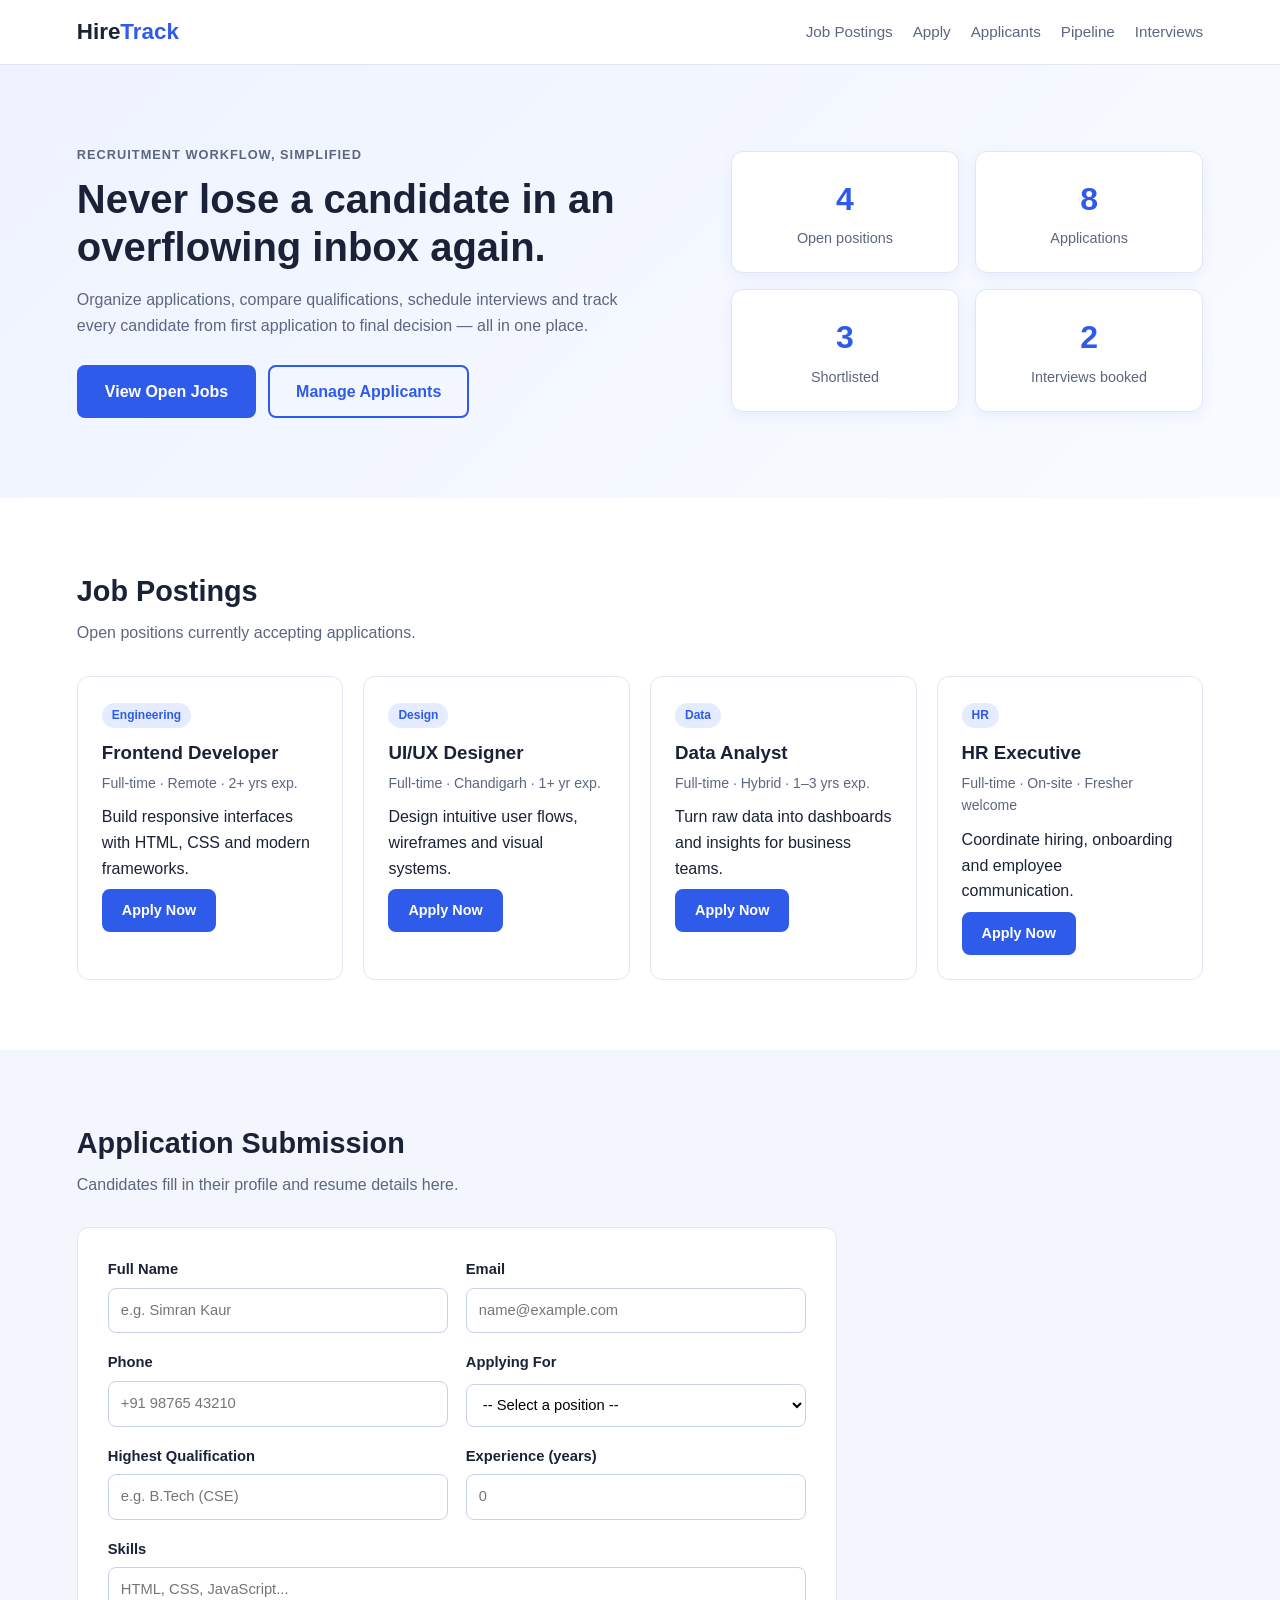
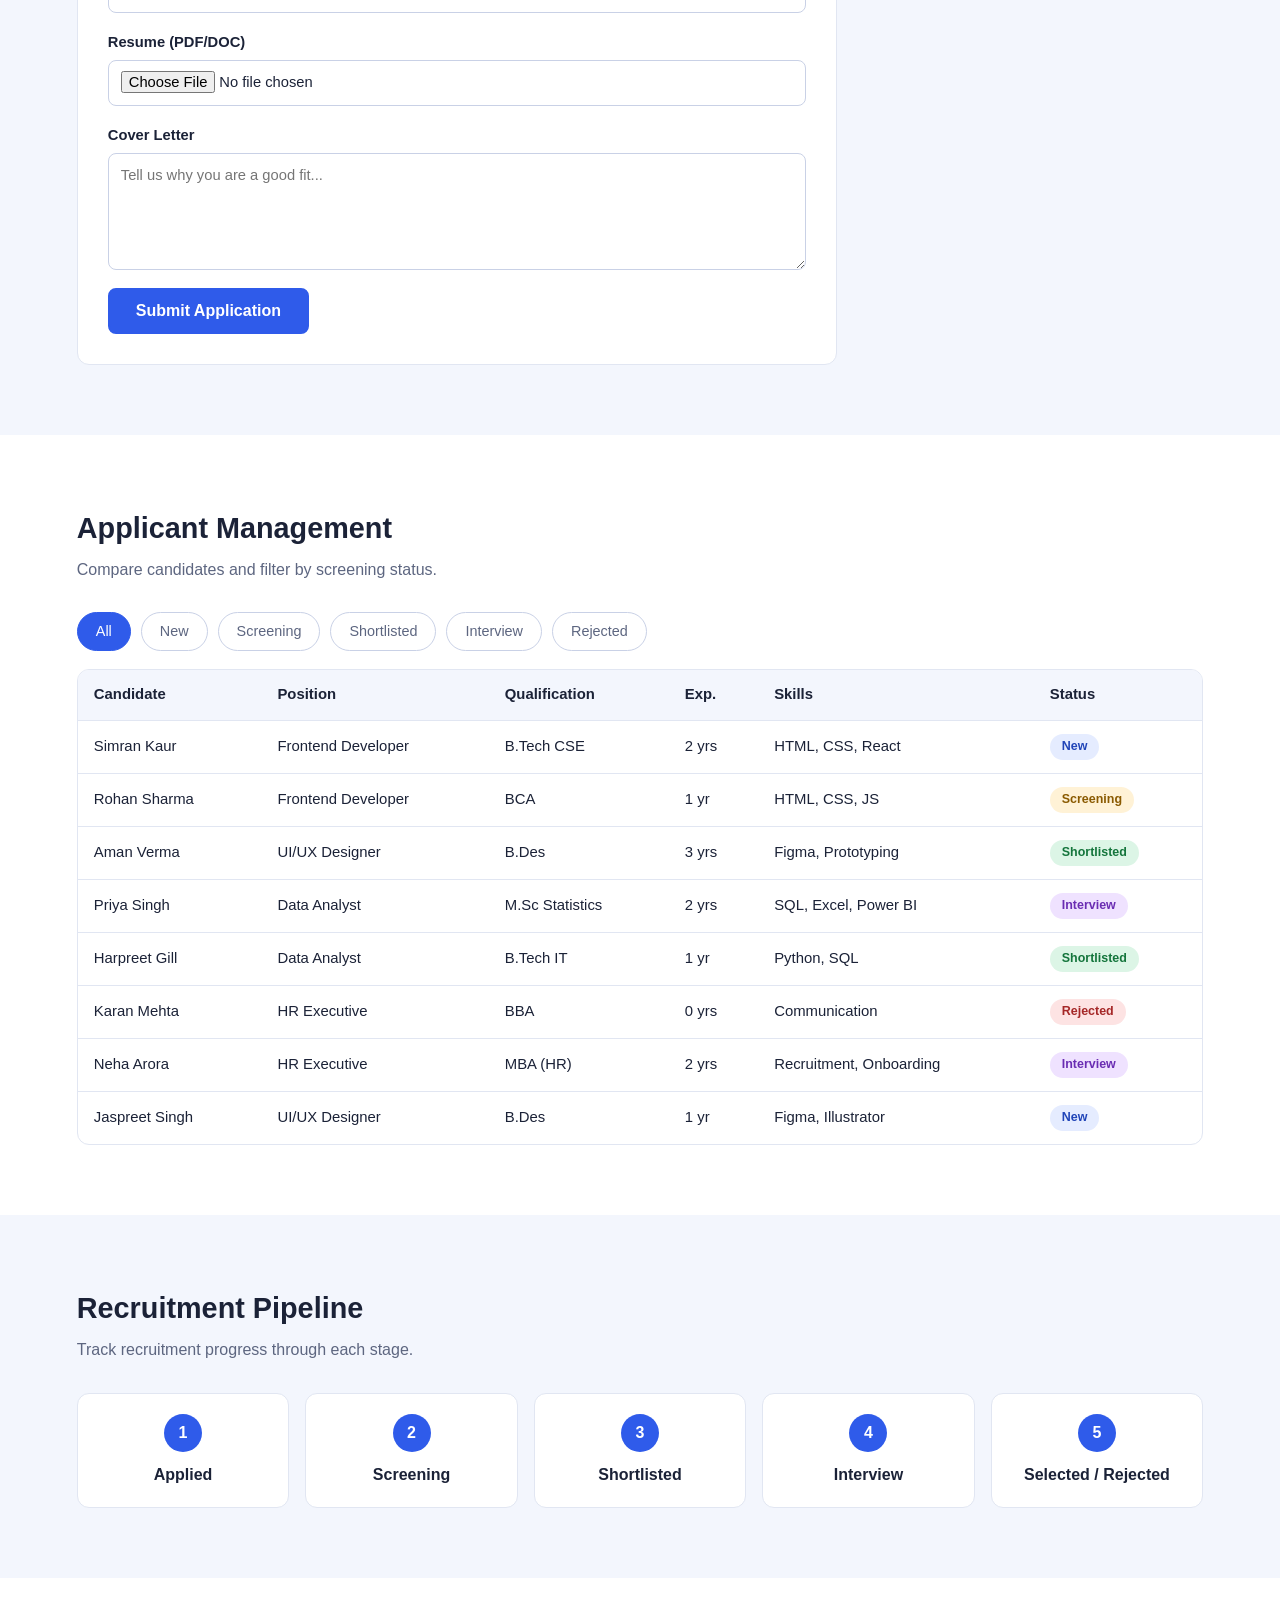
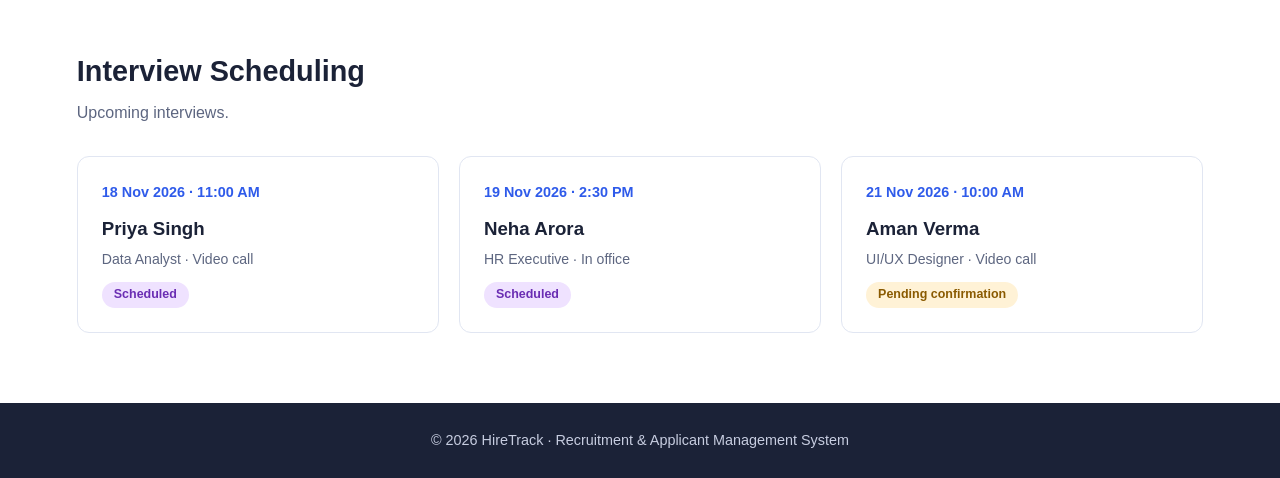
<file: index.html>
<!DOCTYPE html>
<html lang="en">
<head>
  <meta charset="UTF-8">
  <meta name="viewport" content="width=device-width, initial-scale=1.0">
  <title>HireTrack – Recruitment &amp; Applicant Management System</title>
  <link rel="stylesheet" href="Ravishankar.css">
</head>
<body>

  <!-- ===== Header ===== -->
  <header class="site-header">
    <a class="logo" href="#home">Hire<span>Track</span></a>
    <nav>
      <a href="#jobs">Job Postings</a>
      <a href="#apply">Apply</a>
      <a href="#applicants">Applicants</a>
      <a href="#pipeline">Pipeline</a>
      <a href="#interviews">Interviews</a>
    </nav>
  </header>

  <main>

    <!-- ===== Hero ===== -->
    <section class="hero" id="home">
      <div class="hero-text">
        <p class="eyebrow">Recruitment workflow, simplified</p>
        <h1>Never lose a candidate in an overflowing inbox again.</h1>
        <p>Organize applications, compare qualifications, schedule interviews and track every candidate from first application to final decision &mdash; all in one place.</p>
        <div class="hero-actions">
          <a class="btn" href="#jobs">View Open Jobs</a>
          <a class="btn btn-outline" href="#applicants">Manage Applicants</a>
        </div>
      </div>
      <div class="stats">
        <div class="stat"><strong>4</strong><span>Open positions</span></div>
        <div class="stat"><strong>8</strong><span>Applications</span></div>
        <div class="stat"><strong>3</strong><span>Shortlisted</span></div>
        <div class="stat"><strong>2</strong><span>Interviews booked</span></div>
      </div>
    </section>

    <!-- ===== Job Postings ===== -->
    <section id="jobs" class="section">
      <h2>Job Postings</h2>
      <p class="sub">Open positions currently accepting applications.</p>
      <div class="cards">
        <article class="card">
          <span class="tag">Engineering</span>
          <h3>Frontend Developer</h3>
          <p class="meta">Full-time &middot; Remote &middot; 2+ yrs exp.</p>
          <p>Build responsive interfaces with HTML, CSS and modern frameworks.</p>
          <a class="btn btn-small" href="#apply">Apply Now</a>
        </article>
        <article class="card">
          <span class="tag">Design</span>
          <h3>UI/UX Designer</h3>
          <p class="meta">Full-time &middot; Chandigarh &middot; 1+ yr exp.</p>
          <p>Design intuitive user flows, wireframes and visual systems.</p>
          <a class="btn btn-small" href="#apply">Apply Now</a>
        </article>
        <article class="card">
          <span class="tag">Data</span>
          <h3>Data Analyst</h3>
          <p class="meta">Full-time &middot; Hybrid &middot; 1&ndash;3 yrs exp.</p>
          <p>Turn raw data into dashboards and insights for business teams.</p>
          <a class="btn btn-small" href="#apply">Apply Now</a>
        </article>
        <article class="card">
          <span class="tag">HR</span>
          <h3>HR Executive</h3>
          <p class="meta">Full-time &middot; On-site &middot; Fresher welcome</p>
          <p>Coordinate hiring, onboarding and employee communication.</p>
          <a class="btn btn-small" href="#apply">Apply Now</a>
        </article>
      </div>
    </section>

    <!-- ===== Application Form ===== -->
    <section id="apply" class="section alt">
      <h2>Application Submission</h2>
      <p class="sub">Candidates fill in their profile and resume details here.</p>
      <form class="form" action="#" method="post">
        <div class="grid-2">
          <label>Full Name
            <input type="text" name="name" placeholder="e.g. Simran Kaur" required>
          </label>
          <label>Email
            <input type="email" name="email" placeholder="name@example.com" required>
          </label>
          <label>Phone
            <input type="tel" name="phone" placeholder="+91 98765 43210">
          </label>
          <label>Applying For
            <select name="position" required>
              <option value="">-- Select a position --</option>
              <option>Frontend Developer</option>
              <option>UI/UX Designer</option>
              <option>Data Analyst</option>
              <option>HR Executive</option>
            </select>
          </label>
          <label>Highest Qualification
            <input type="text" name="qualification" placeholder="e.g. B.Tech (CSE)">
          </label>
          <label>Experience (years)
            <input type="number" name="experience" min="0" max="40" placeholder="0">
          </label>
        </div>
        <label>Skills
          <input type="text" name="skills" placeholder="HTML, CSS, JavaScript...">
        </label>
        <label>Resume (PDF/DOC)
          <input type="file" name="resume" accept=".pdf,.doc,.docx">
        </label>
        <label>Cover Letter
          <textarea name="cover" rows="4" placeholder="Tell us why you are a good fit..."></textarea>
        </label>
        <button class="btn" type="submit">Submit Application</button>
      </form>
    </section>

    <!-- ===== Applicants (CSS-only filter) ===== -->
    <section id="applicants" class="section">
      <h2>Applicant Management</h2>
      <p class="sub">Compare candidates and filter by screening status.</p>

      <div class="filter-box">
        <input type="radio" name="f" id="f-all" checked>
        <input type="radio" name="f" id="f-new">
        <input type="radio" name="f" id="f-screening">
        <input type="radio" name="f" id="f-shortlisted">
        <input type="radio" name="f" id="f-interview">
        <input type="radio" name="f" id="f-rejected">

        <div class="chips">
          <label for="f-all">All</label>
          <label for="f-new">New</label>
          <label for="f-screening">Screening</label>
          <label for="f-shortlisted">Shortlisted</label>
          <label for="f-interview">Interview</label>
          <label for="f-rejected">Rejected</label>
        </div>

        <div class="table-wrap">
          <table>
            <thead>
              <tr>
                <th>Candidate</th><th>Position</th><th>Qualification</th><th>Exp.</th><th>Skills</th><th>Status</th>
              </tr>
            </thead>
            <tbody>
              <tr data-status="new"><td>Simran Kaur</td><td>Frontend Developer</td><td>B.Tech CSE</td><td>2 yrs</td><td>HTML, CSS, React</td><td><span class="badge new">New</span></td></tr>
              <tr data-status="screening"><td>Rohan Sharma</td><td>Frontend Developer</td><td>BCA</td><td>1 yr</td><td>HTML, CSS, JS</td><td><span class="badge screening">Screening</span></td></tr>
              <tr data-status="shortlisted"><td>Aman Verma</td><td>UI/UX Designer</td><td>B.Des</td><td>3 yrs</td><td>Figma, Prototyping</td><td><span class="badge shortlisted">Shortlisted</span></td></tr>
              <tr data-status="interview"><td>Priya Singh</td><td>Data Analyst</td><td>M.Sc Statistics</td><td>2 yrs</td><td>SQL, Excel, Power BI</td><td><span class="badge interview">Interview</span></td></tr>
              <tr data-status="shortlisted"><td>Harpreet Gill</td><td>Data Analyst</td><td>B.Tech IT</td><td>1 yr</td><td>Python, SQL</td><td><span class="badge shortlisted">Shortlisted</span></td></tr>
              <tr data-status="rejected"><td>Karan Mehta</td><td>HR Executive</td><td>BBA</td><td>0 yrs</td><td>Communication</td><td><span class="badge rejected">Rejected</span></td></tr>
              <tr data-status="interview"><td>Neha Arora</td><td>HR Executive</td><td>MBA (HR)</td><td>2 yrs</td><td>Recruitment, Onboarding</td><td><span class="badge interview">Interview</span></td></tr>
              <tr data-status="new"><td>Jaspreet Singh</td><td>UI/UX Designer</td><td>B.Des</td><td>1 yr</td><td>Figma, Illustrator</td><td><span class="badge new">New</span></td></tr>
            </tbody>
          </table>
        </div>
      </div>
    </section>

    <!-- ===== Pipeline ===== -->
    <section id="pipeline" class="section alt">
      <h2>Recruitment Pipeline</h2>
      <p class="sub">Track recruitment progress through each stage.</p>
      <ol class="pipeline">
        <li><b>1</b><span>Applied</span></li>
        <li><b>2</b><span>Screening</span></li>
        <li><b>3</b><span>Shortlisted</span></li>
        <li><b>4</b><span>Interview</span></li>
        <li><b>5</b><span>Selected / Rejected</span></li>
      </ol>
    </section>

    <!-- ===== Interviews ===== -->
    <section id="interviews" class="section">
      <h2>Interview Scheduling</h2>
      <p class="sub">Upcoming interviews.</p>
      <div class="cards">
        <article class="card schedule">
          <p class="date">18 Nov 2026 &middot; 11:00 AM</p>
          <h3>Priya Singh</h3>
          <p class="meta">Data Analyst &middot; Video call</p>
          <span class="badge interview">Scheduled</span>
        </article>
        <article class="card schedule">
          <p class="date">19 Nov 2026 &middot; 2:30 PM</p>
          <h3>Neha Arora</h3>
          <p class="meta">HR Executive &middot; In office</p>
          <span class="badge interview">Scheduled</span>
        </article>
        <article class="card schedule">
          <p class="date">21 Nov 2026 &middot; 10:00 AM</p>
          <h3>Aman Verma</h3>
          <p class="meta">UI/UX Designer &middot; Video call</p>
          <span class="badge screening">Pending confirmation</span>
        </article>
      </div>
    </section>

  </main>

  <footer class="site-footer">
    <p>&copy; 2026 HireTrack &middot; Recruitment &amp; Applicant Management System</p>
  </footer>

</body>
</html>
</file>
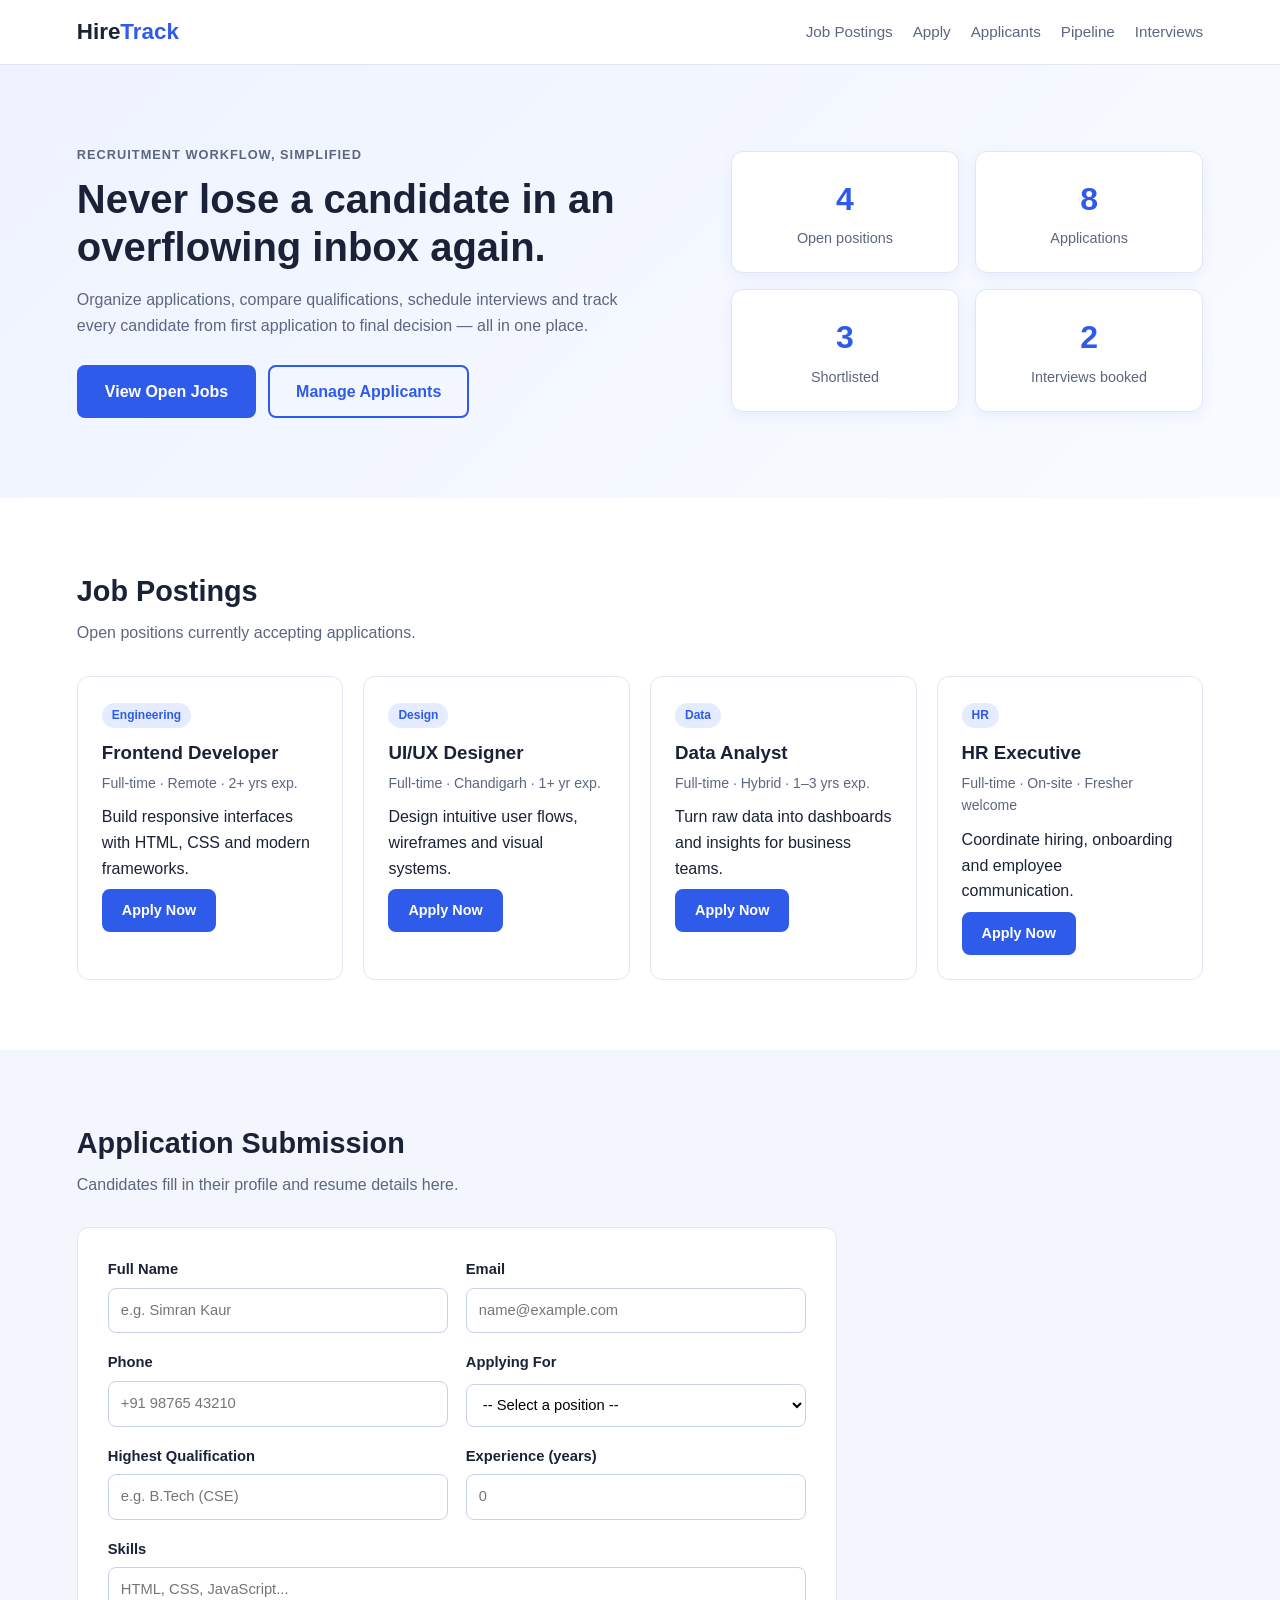
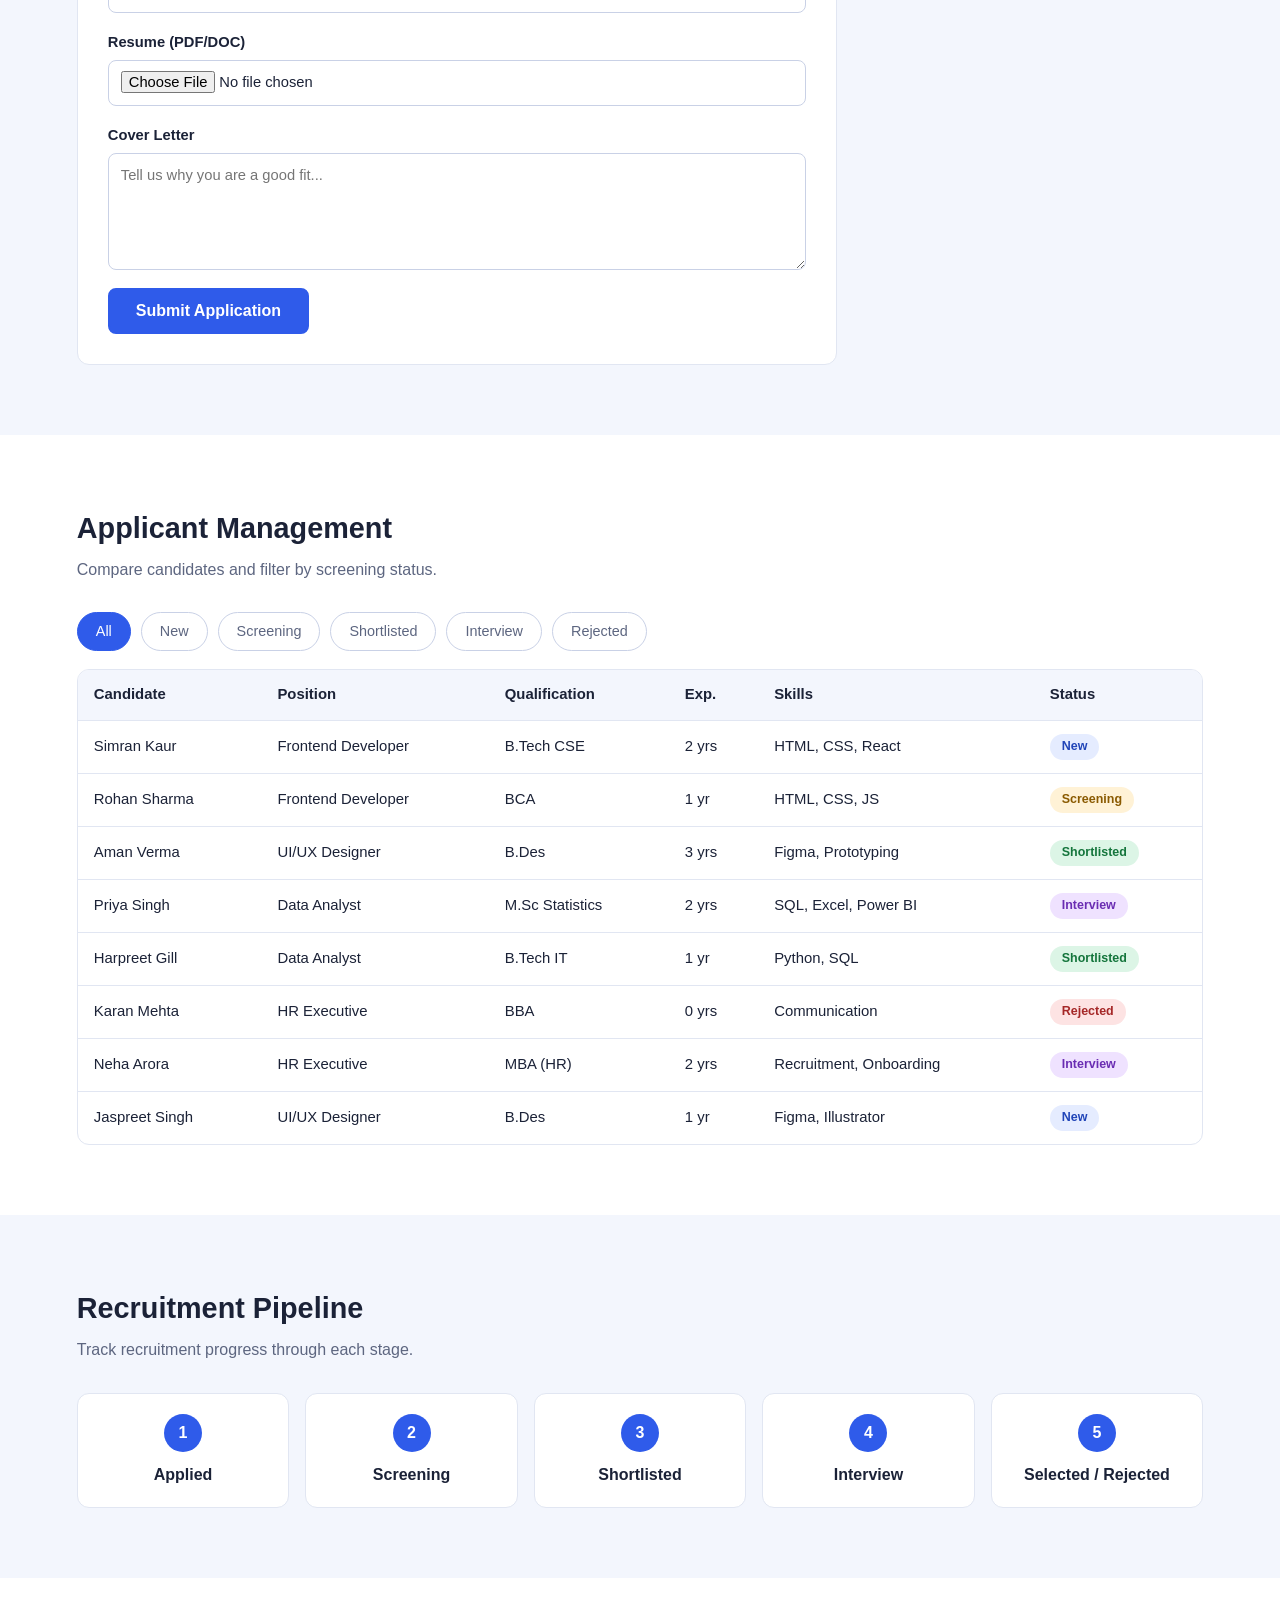
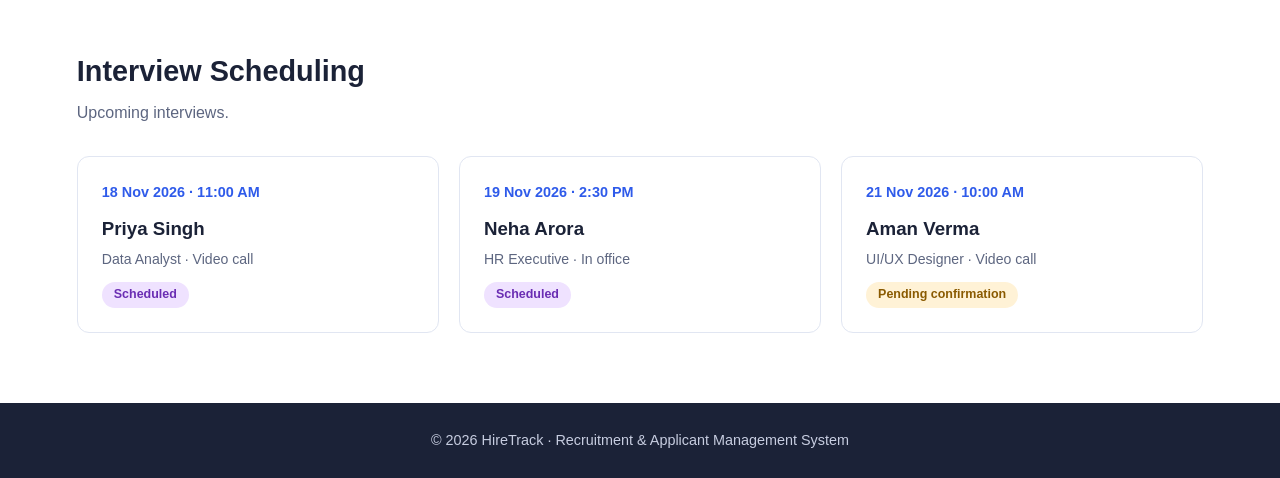
<file: Recruitment and applicant management.html>
<!DOCTYPE html>
<html lang="en">
<head>
  <meta charset="UTF-8">
  <meta name="viewport" content="width=device-width, initial-scale=1.0">
  <title>HireTrack – Recruitment &amp; Applicant Management System</title>
  <link rel="stylesheet" href="Ravishankar.css">
</head>
<body>

  <!-- ===== Header ===== -->
  <header class="site-header">
    <a class="logo" href="#home">Hire<span>Track</span></a>
    <nav>
      <a href="#jobs">Job Postings</a>
      <a href="#apply">Apply</a>
      <a href="#applicants">Applicants</a>
      <a href="#pipeline">Pipeline</a>
      <a href="#interviews">Interviews</a>
    </nav>
  </header>

  <main>

    <!-- ===== Hero ===== -->
    <section class="hero" id="home">
      <div class="hero-text">
        <p class="eyebrow">Recruitment workflow, simplified</p>
        <h1>Never lose a candidate in an overflowing inbox again.</h1>
        <p>Organize applications, compare qualifications, schedule interviews and track every candidate from first application to final decision &mdash; all in one place.</p>
        <div class="hero-actions">
          <a class="btn" href="#jobs">View Open Jobs</a>
          <a class="btn btn-outline" href="#applicants">Manage Applicants</a>
        </div>
      </div>
      <div class="stats">
        <div class="stat"><strong>4</strong><span>Open positions</span></div>
        <div class="stat"><strong>8</strong><span>Applications</span></div>
        <div class="stat"><strong>3</strong><span>Shortlisted</span></div>
        <div class="stat"><strong>2</strong><span>Interviews booked</span></div>
      </div>
    </section>

    <!-- ===== Job Postings ===== -->
    <section id="jobs" class="section">
      <h2>Job Postings</h2>
      <p class="sub">Open positions currently accepting applications.</p>
      <div class="cards">
        <article class="card">
          <span class="tag">Engineering</span>
          <h3>Frontend Developer</h3>
          <p class="meta">Full-time &middot; Remote &middot; 2+ yrs exp.</p>
          <p>Build responsive interfaces with HTML, CSS and modern frameworks.</p>
          <a class="btn btn-small" href="#apply">Apply Now</a>
        </article>
        <article class="card">
          <span class="tag">Design</span>
          <h3>UI/UX Designer</h3>
          <p class="meta">Full-time &middot; Chandigarh &middot; 1+ yr exp.</p>
          <p>Design intuitive user flows, wireframes and visual systems.</p>
          <a class="btn btn-small" href="#apply">Apply Now</a>
        </article>
        <article class="card">
          <span class="tag">Data</span>
          <h3>Data Analyst</h3>
          <p class="meta">Full-time &middot; Hybrid &middot; 1&ndash;3 yrs exp.</p>
          <p>Turn raw data into dashboards and insights for business teams.</p>
          <a class="btn btn-small" href="#apply">Apply Now</a>
        </article>
        <article class="card">
          <span class="tag">HR</span>
          <h3>HR Executive</h3>
          <p class="meta">Full-time &middot; On-site &middot; Fresher welcome</p>
          <p>Coordinate hiring, onboarding and employee communication.</p>
          <a class="btn btn-small" href="#apply">Apply Now</a>
        </article>
      </div>
    </section>

    <!-- ===== Application Form ===== -->
    <section id="apply" class="section alt">
      <h2>Application Submission</h2>
      <p class="sub">Candidates fill in their profile and resume details here.</p>
      <form class="form" action="#" method="post">
        <div class="grid-2">
          <label>Full Name
            <input type="text" name="name" placeholder="e.g. Simran Kaur" required>
          </label>
          <label>Email
            <input type="email" name="email" placeholder="name@example.com" required>
          </label>
          <label>Phone
            <input type="tel" name="phone" placeholder="+91 98765 43210">
          </label>
          <label>Applying For
            <select name="position" required>
              <option value="">-- Select a position --</option>
              <option>Frontend Developer</option>
              <option>UI/UX Designer</option>
              <option>Data Analyst</option>
              <option>HR Executive</option>
            </select>
          </label>
          <label>Highest Qualification
            <input type="text" name="qualification" placeholder="e.g. B.Tech (CSE)">
          </label>
          <label>Experience (years)
            <input type="number" name="experience" min="0" max="40" placeholder="0">
          </label>
        </div>
        <label>Skills
          <input type="text" name="skills" placeholder="HTML, CSS, JavaScript...">
        </label>
        <label>Resume (PDF/DOC)
          <input type="file" name="resume" accept=".pdf,.doc,.docx">
        </label>
        <label>Cover Letter
          <textarea name="cover" rows="4" placeholder="Tell us why you are a good fit..."></textarea>
        </label>
        <button class="btn" type="submit">Submit Application</button>
      </form>
    </section>

    <!-- ===== Applicants (CSS-only filter) ===== -->
    <section id="applicants" class="section">
      <h2>Applicant Management</h2>
      <p class="sub">Compare candidates and filter by screening status.</p>

      <div class="filter-box">
        <input type="radio" name="f" id="f-all" checked>
        <input type="radio" name="f" id="f-new">
        <input type="radio" name="f" id="f-screening">
        <input type="radio" name="f" id="f-shortlisted">
        <input type="radio" name="f" id="f-interview">
        <input type="radio" name="f" id="f-rejected">

        <div class="chips">
          <label for="f-all">All</label>
          <label for="f-new">New</label>
          <label for="f-screening">Screening</label>
          <label for="f-shortlisted">Shortlisted</label>
          <label for="f-interview">Interview</label>
          <label for="f-rejected">Rejected</label>
        </div>

        <div class="table-wrap">
          <table>
            <thead>
              <tr>
                <th>Candidate</th><th>Position</th><th>Qualification</th><th>Exp.</th><th>Skills</th><th>Status</th>
              </tr>
            </thead>
            <tbody>
              <tr data-status="new"><td>Simran Kaur</td><td>Frontend Developer</td><td>B.Tech CSE</td><td>2 yrs</td><td>HTML, CSS, React</td><td><span class="badge new">New</span></td></tr>
              <tr data-status="screening"><td>Rohan Sharma</td><td>Frontend Developer</td><td>BCA</td><td>1 yr</td><td>HTML, CSS, JS</td><td><span class="badge screening">Screening</span></td></tr>
              <tr data-status="shortlisted"><td>Aman Verma</td><td>UI/UX Designer</td><td>B.Des</td><td>3 yrs</td><td>Figma, Prototyping</td><td><span class="badge shortlisted">Shortlisted</span></td></tr>
              <tr data-status="interview"><td>Priya Singh</td><td>Data Analyst</td><td>M.Sc Statistics</td><td>2 yrs</td><td>SQL, Excel, Power BI</td><td><span class="badge interview">Interview</span></td></tr>
              <tr data-status="shortlisted"><td>Harpreet Gill</td><td>Data Analyst</td><td>B.Tech IT</td><td>1 yr</td><td>Python, SQL</td><td><span class="badge shortlisted">Shortlisted</span></td></tr>
              <tr data-status="rejected"><td>Karan Mehta</td><td>HR Executive</td><td>BBA</td><td>0 yrs</td><td>Communication</td><td><span class="badge rejected">Rejected</span></td></tr>
              <tr data-status="interview"><td>Neha Arora</td><td>HR Executive</td><td>MBA (HR)</td><td>2 yrs</td><td>Recruitment, Onboarding</td><td><span class="badge interview">Interview</span></td></tr>
              <tr data-status="new"><td>Jaspreet Singh</td><td>UI/UX Designer</td><td>B.Des</td><td>1 yr</td><td>Figma, Illustrator</td><td><span class="badge new">New</span></td></tr>
            </tbody>
          </table>
        </div>
      </div>
    </section>

    <!-- ===== Pipeline ===== -->
    <section id="pipeline" class="section alt">
      <h2>Recruitment Pipeline</h2>
      <p class="sub">Track recruitment progress through each stage.</p>
      <ol class="pipeline">
        <li><b>1</b><span>Applied</span></li>
        <li><b>2</b><span>Screening</span></li>
        <li><b>3</b><span>Shortlisted</span></li>
        <li><b>4</b><span>Interview</span></li>
        <li><b>5</b><span>Selected / Rejected</span></li>
      </ol>
    </section>

    <!-- ===== Interviews ===== -->
    <section id="interviews" class="section">
      <h2>Interview Scheduling</h2>
      <p class="sub">Upcoming interviews.</p>
      <div class="cards">
        <article class="card schedule">
          <p class="date">18 Nov 2026 &middot; 11:00 AM</p>
          <h3>Priya Singh</h3>
          <p class="meta">Data Analyst &middot; Video call</p>
          <span class="badge interview">Scheduled</span>
        </article>
        <article class="card schedule">
          <p class="date">19 Nov 2026 &middot; 2:30 PM</p>
          <h3>Neha Arora</h3>
          <p class="meta">HR Executive &middot; In office</p>
          <span class="badge interview">Scheduled</span>
        </article>
        <article class="card schedule">
          <p class="date">21 Nov 2026 &middot; 10:00 AM</p>
          <h3>Aman Verma</h3>
          <p class="meta">UI/UX Designer &middot; Video call</p>
          <span class="badge screening">Pending confirmation</span>
        </article>
      </div>
    </section>

  </main>

  <footer class="site-footer">
    <p>&copy; 2026 HireTrack &middot; Recruitment &amp; Applicant Management System</p>
  </footer>

</body>
</html>
</file>
<file: Ravishankar.css>
:root {
  --primary: #2f5bea;
  --primary-dark: #2145b8;
  --ink: #1b2237;
  --muted: #5d6680;
  --bg: #ffffff;
  --bg-alt: #f3f6fd;
  --line: #e1e6f2;
  --radius: 12px;
}

* { box-sizing: border-box; margin: 0; padding: 0; }

html { scroll-behavior: smooth; }

body {
  font-family: "Segoe UI", Roboto, Arial, sans-serif;
  color: var(--ink);
  background: var(--bg);
  line-height: 1.6;
}

/* ---------- Header ---------- */
.site-header {
  position: sticky;
  top: 0;
  z-index: 10;
  display: flex;
  justify-content: space-between;
  align-items: center;
  flex-wrap: wrap;
  gap: 8px;
  padding: 14px 6%;
  background: #fff;
  border-bottom: 1px solid var(--line);
}
.logo { font-size: 1.4rem; font-weight: 700; color: var(--ink); text-decoration: none; }
.logo span { color: var(--primary); }
.site-header nav { display: flex; flex-wrap: wrap; gap: 20px; }
.site-header nav a {
  color: var(--muted);
  text-decoration: none;
  font-size: 0.95rem;
  font-weight: 500;
}
.site-header nav a:hover { color: var(--primary); }

/* ---------- Hero ---------- */
.hero {
  display: grid;
  grid-template-columns: 1.3fr 1fr;
  gap: 40px;
  align-items: center;
  padding: 80px 6%;
  background: linear-gradient(135deg, #eef3ff 0%, #f9fbff 100%);
}
.eyebrow { color: var(--primary); font-weight: 600; text-transform: uppercase; font-size: 0.8rem; letter-spacing: 1px; margin-bottom: 10px; }
.hero h1 { font-size: 2.5rem; line-height: 1.2; margin-bottom: 16px; }
.hero p { color: var(--muted); max-width: 560px; }
.hero-actions { margin-top: 26px; display: flex; gap: 12px; flex-wrap: wrap; }

.stats { display: grid; grid-template-columns: 1fr 1fr; gap: 16px; }
.stat {
  background: #fff;
  border: 1px solid var(--line);
  border-radius: var(--radius);
  padding: 22px;
  text-align: center;
  box-shadow: 0 4px 14px rgba(47, 91, 234, 0.07);
}
.stat strong { display: block; font-size: 2rem; color: var(--primary); }
.stat span { color: var(--muted); font-size: 0.9rem; }

/* ---------- Buttons ---------- */
.btn {
  display: inline-block;
  padding: 12px 26px;
  background: var(--primary);
  color: #fff;
  border: 2px solid var(--primary);
  border-radius: 8px;
  font-size: 1rem;
  font-weight: 600;
  text-decoration: none;
  cursor: pointer;
  transition: background 0.2s;
}
.btn:hover { background: var(--primary-dark); border-color: var(--primary-dark); }
.btn-outline { background: transparent; color: var(--primary); }
.btn-outline:hover { background: var(--primary); color: #fff; }
.btn-small { padding: 8px 18px; font-size: 0.9rem; margin-top: 8px; }

/* ---------- Sections ---------- */
.section { padding: 70px 6%; }
.section.alt { background: var(--bg-alt); }
.section h2 { font-size: 1.8rem; margin-bottom: 6px; }
.sub { color: var(--muted); margin-bottom: 30px; }

/* ---------- Cards ---------- */
.cards {
  display: grid;
  grid-template-columns: repeat(auto-fit, minmax(240px, 1fr));
  gap: 20px;
}
.card {
  background: #fff;
  border: 1px solid var(--line);
  border-radius: var(--radius);
  padding: 24px;
  transition: transform 0.2s, box-shadow 0.2s;
}
.card:hover { transform: translateY(-4px); box-shadow: 0 10px 24px rgba(27, 34, 55, 0.1); }
.card h3 { margin: 10px 0 4px; }
.card .meta { color: var(--muted); font-size: 0.88rem; margin-bottom: 10px; }
.tag {
  display: inline-block;
  background: #e5ecff;
  color: var(--primary);
  font-size: 0.75rem;
  font-weight: 600;
  padding: 3px 10px;
  border-radius: 20px;
}
.schedule .date { color: var(--primary); font-weight: 600; font-size: 0.9rem; }

/* ---------- Form ---------- */
.form {
  max-width: 760px;
  background: #fff;
  border: 1px solid var(--line);
  border-radius: var(--radius);
  padding: 30px;
  display: grid;
  gap: 18px;
}
.grid-2 { display: grid; grid-template-columns: 1fr 1fr; gap: 18px; }
.form label { display: grid; gap: 6px; font-weight: 600; font-size: 0.92rem; }
.form input, .form select, .form textarea {
  font: inherit;
  font-weight: 400;
  padding: 10px 12px;
  border: 1px solid #c9d1e6;
  border-radius: 8px;
  background: #fff;
}
.form input:focus, .form select:focus, .form textarea:focus {
  outline: 2px solid #b9c9ff;
  border-color: var(--primary);
}
.form .btn { justify-self: start; }

/* ---------- Applicants: CSS-only filter ---------- */
.filter-box input[type="radio"] { display: none; }

.chips { display: flex; flex-wrap: wrap; gap: 10px; margin-bottom: 18px; }
.chips label {
  padding: 7px 18px;
  border: 1px solid #c9d1e6;
  border-radius: 20px;
  font-size: 0.9rem;
  cursor: pointer;
  background: #fff;
  color: var(--muted);
}
.chips label:hover { border-color: var(--primary); color: var(--primary); }

#f-all:checked ~ .chips label[for="f-all"],
#f-new:checked ~ .chips label[for="f-new"],
#f-screening:checked ~ .chips label[for="f-screening"],
#f-shortlisted:checked ~ .chips label[for="f-shortlisted"],
#f-interview:checked ~ .chips label[for="f-interview"],
#f-rejected:checked ~ .chips label[for="f-rejected"] {
  background: var(--primary);
  border-color: var(--primary);
  color: #fff;
}

#f-new:checked ~ .table-wrap tbody tr:not([data-status="new"]),
#f-screening:checked ~ .table-wrap tbody tr:not([data-status="screening"]),
#f-shortlisted:checked ~ .table-wrap tbody tr:not([data-status="shortlisted"]),
#f-interview:checked ~ .table-wrap tbody tr:not([data-status="interview"]),
#f-rejected:checked ~ .table-wrap tbody tr:not([data-status="rejected"]) {
  display: none;
}

.table-wrap { overflow-x: auto; border: 1px solid var(--line); border-radius: var(--radius); background: #fff; }
table { width: 100%; border-collapse: collapse; min-width: 720px; }
th, td { padding: 13px 16px; text-align: left; font-size: 0.93rem; }
thead th { background: var(--bg-alt); font-weight: 600; border-bottom: 1px solid var(--line); }
tbody tr { border-bottom: 1px solid var(--line); }
tbody tr:last-child { border-bottom: none; }
tbody tr:hover { background: #fafbff; }

/* ---------- Status badges ---------- */
.badge {
  display: inline-block;
  padding: 3px 12px;
  border-radius: 20px;
  font-size: 0.78rem;
  font-weight: 600;
}
.badge.new         { background: #e5ecff; color: #2145b8; }
.badge.screening   { background: #fff2d6; color: #8a5a00; }
.badge.shortlisted { background: #dcf5e6; color: #14753c; }
.badge.interview   { background: #efe2ff; color: #6a2db3; }
.badge.rejected    { background: #fde3e3; color: #a52727; }

/* ---------- Pipeline ---------- */
.pipeline {
  list-style: none;
  display: grid;
  grid-template-columns: repeat(auto-fit, minmax(140px, 1fr));
  gap: 16px;
  counter-reset: step;
}
.pipeline li {
  background: #fff;
  border: 1px solid var(--line);
  border-radius: var(--radius);
  padding: 20px 14px;
  text-align: center;
  position: relative;
}
.pipeline li b {
  display: grid;
  place-items: center;
  width: 38px;
  height: 38px;
  margin: 0 auto 10px;
  background: var(--primary);
  color: #fff;
  border-radius: 50%;
}
.pipeline li span { font-weight: 600; }

/* ---------- Footer ---------- */
.site-footer {
  text-align: center;
  padding: 26px 6%;
  background: var(--ink);
  color: #c7cde0;
  font-size: 0.9rem;
}

/* ---------- Responsive ---------- */
@media (max-width: 820px) {
  .hero { grid-template-columns: 1fr; padding: 50px 6%; }
  .hero h1 { font-size: 2rem; }
  .grid-2 { grid-template-columns: 1fr; }
  .section { padding: 50px 6%; }
}
</file>
